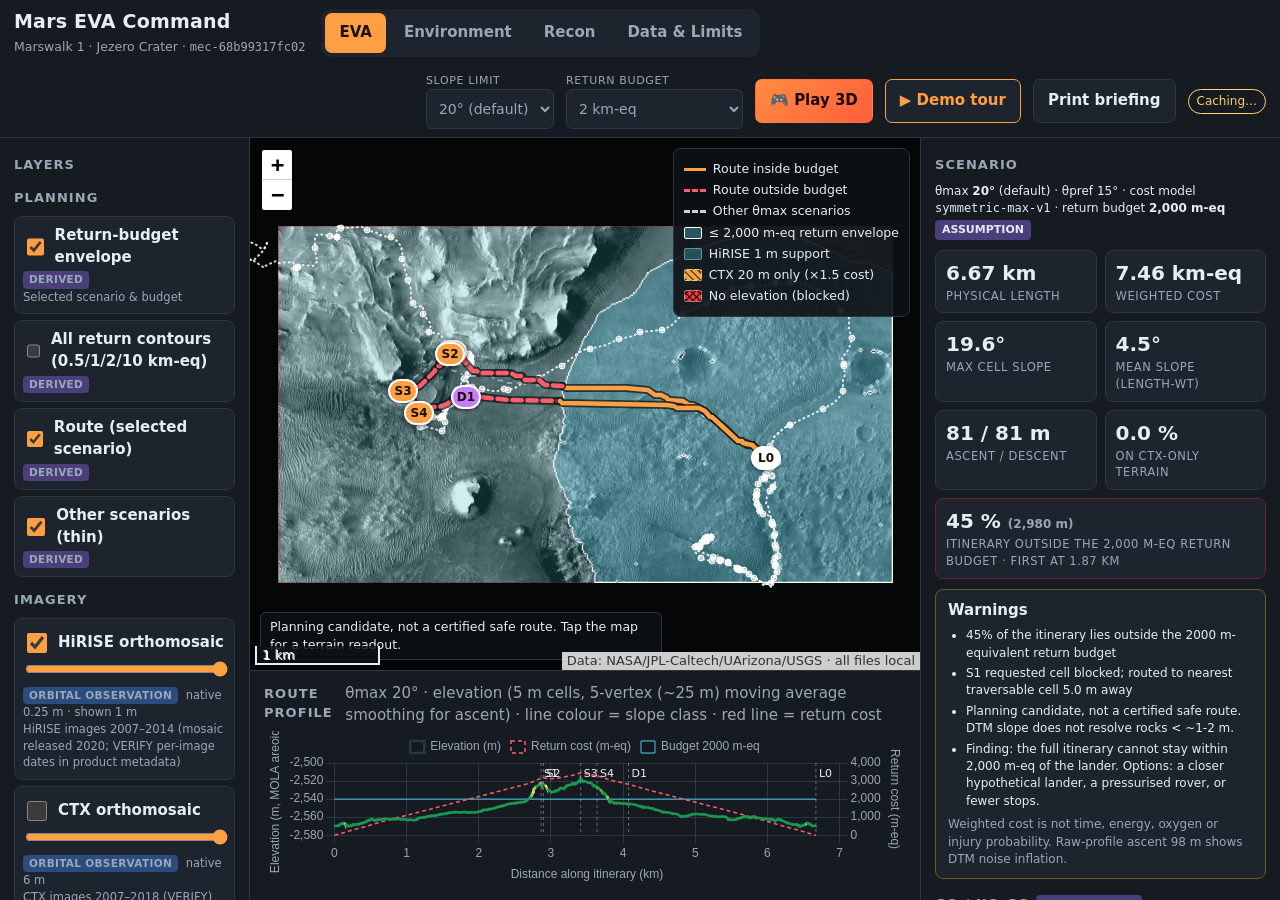
<file: app/index.html>
<!doctype html>
<html lang="en">
<head>
<meta charset="utf-8">
<meta name="viewport" content="width=device-width, initial-scale=1">
<title>Mars EVA Command</title>
<meta name="si-disclosure" content="SI disclosure: generated with the help of an AI coding assistant (Claude, Anthropic) from the team's plan; reviewed by the team. See SI_DISCLOSURE.md.">
<meta name="description" content="Evidence-aware EVA planning demonstration at Jezero Crater, Mars (NASA Space Apps 2026).">
<link rel="icon" href="data:image/svg+xml,%3Csvg xmlns=%22http://www.w3.org/2000/svg%22 viewBox=%220 0 32 32%22%3E%3Ccircle cx=%2216%22 cy=%2216%22 r=%2214%22 fill=%22%23c1440e%22/%3E%3Ccircle cx=%2211%22 cy=%2212%22 r=%223%22 fill=%22%238a2f0a%22/%3E%3Ccircle cx=%2220%22 cy=%2220%22 r=%224%22 fill=%22%238a2f0a%22/%3E%3C/svg%3E">
<link rel="stylesheet" href="lib/leaflet.min.css">
<link rel="stylesheet" href="style.css">
</head>
<body>
<header class="topbar" role="banner">
  <div class="brand">
    <h1>Mars EVA Command</h1>
    <span class="sub">Marswalk 1 · Jezero Crater · <span id="build-id" class="mono"></span></span>
  </div>
  <nav class="modes" role="tablist" aria-label="Mode">
    <button role="tab" data-mode="eva" aria-selected="true">EVA</button>
    <button role="tab" data-mode="env" aria-selected="false">Environment</button>
    <button role="tab" data-mode="recon" aria-selected="false">Recon</button>
    <button role="tab" data-mode="data" aria-selected="false">Data &amp; Limits</button>
  </nav>
  <div class="controls">
    <label>Slope limit
      <select id="theta" aria-label="Maximum slope scenario"></select>
    </label>
    <label>Return budget
      <select id="budget" aria-label="Return budget"></select>
    </label>
    <a id="play-btn" class="btn play-btn" href="game/">🎮 Play 3D</a>
    <button id="tour-btn" class="btn tour-btn" aria-haspopup="dialog">▶ Demo tour</button>
    <button id="print-btn" class="btn">Print briefing</button>
    <span id="offline" class="badge" title="Offline readiness">…</span>
  </div>
</header>

<main class="layout">
  <aside class="left panel" aria-label="Layers">
    <h2>Layers</h2>
    <div id="layer-list"></div>
    <h2>Evidence classes</h2>
    <ul class="evidence-legend" id="evidence-legend"></ul>
  </aside>

  <section class="mapwrap" aria-label="Map">
    <div id="map"></div>
    <div class="map-note" id="map-note">Planning candidate, not a certified safe route. Tap the map for a terrain readout.</div>
    <div class="legend" id="map-legend"></div>
  </section>

  <aside class="right panel" id="right" aria-live="polite"></aside>

  <section class="bottom panel" id="bottom">
    <div class="bottom-head"><h2 id="bottom-title">Route profile</h2><span id="bottom-note" class="muted"></span></div>
    <div class="chart-box"><canvas id="chart" aria-label="Chart"></canvas></div>
  </section>
</main>

<section id="briefing" class="briefing" aria-hidden="true"></section>

<script src="lib/leaflet.min.js"></script>
<script src="lib/chart.umd.min.js"></script>
<script src="mars24.js"></script>
<script src="data/bundle.js"></script>
<script src="data/grids.js"></script>
<script src="app.js"></script>
</body>
</html>
</file>
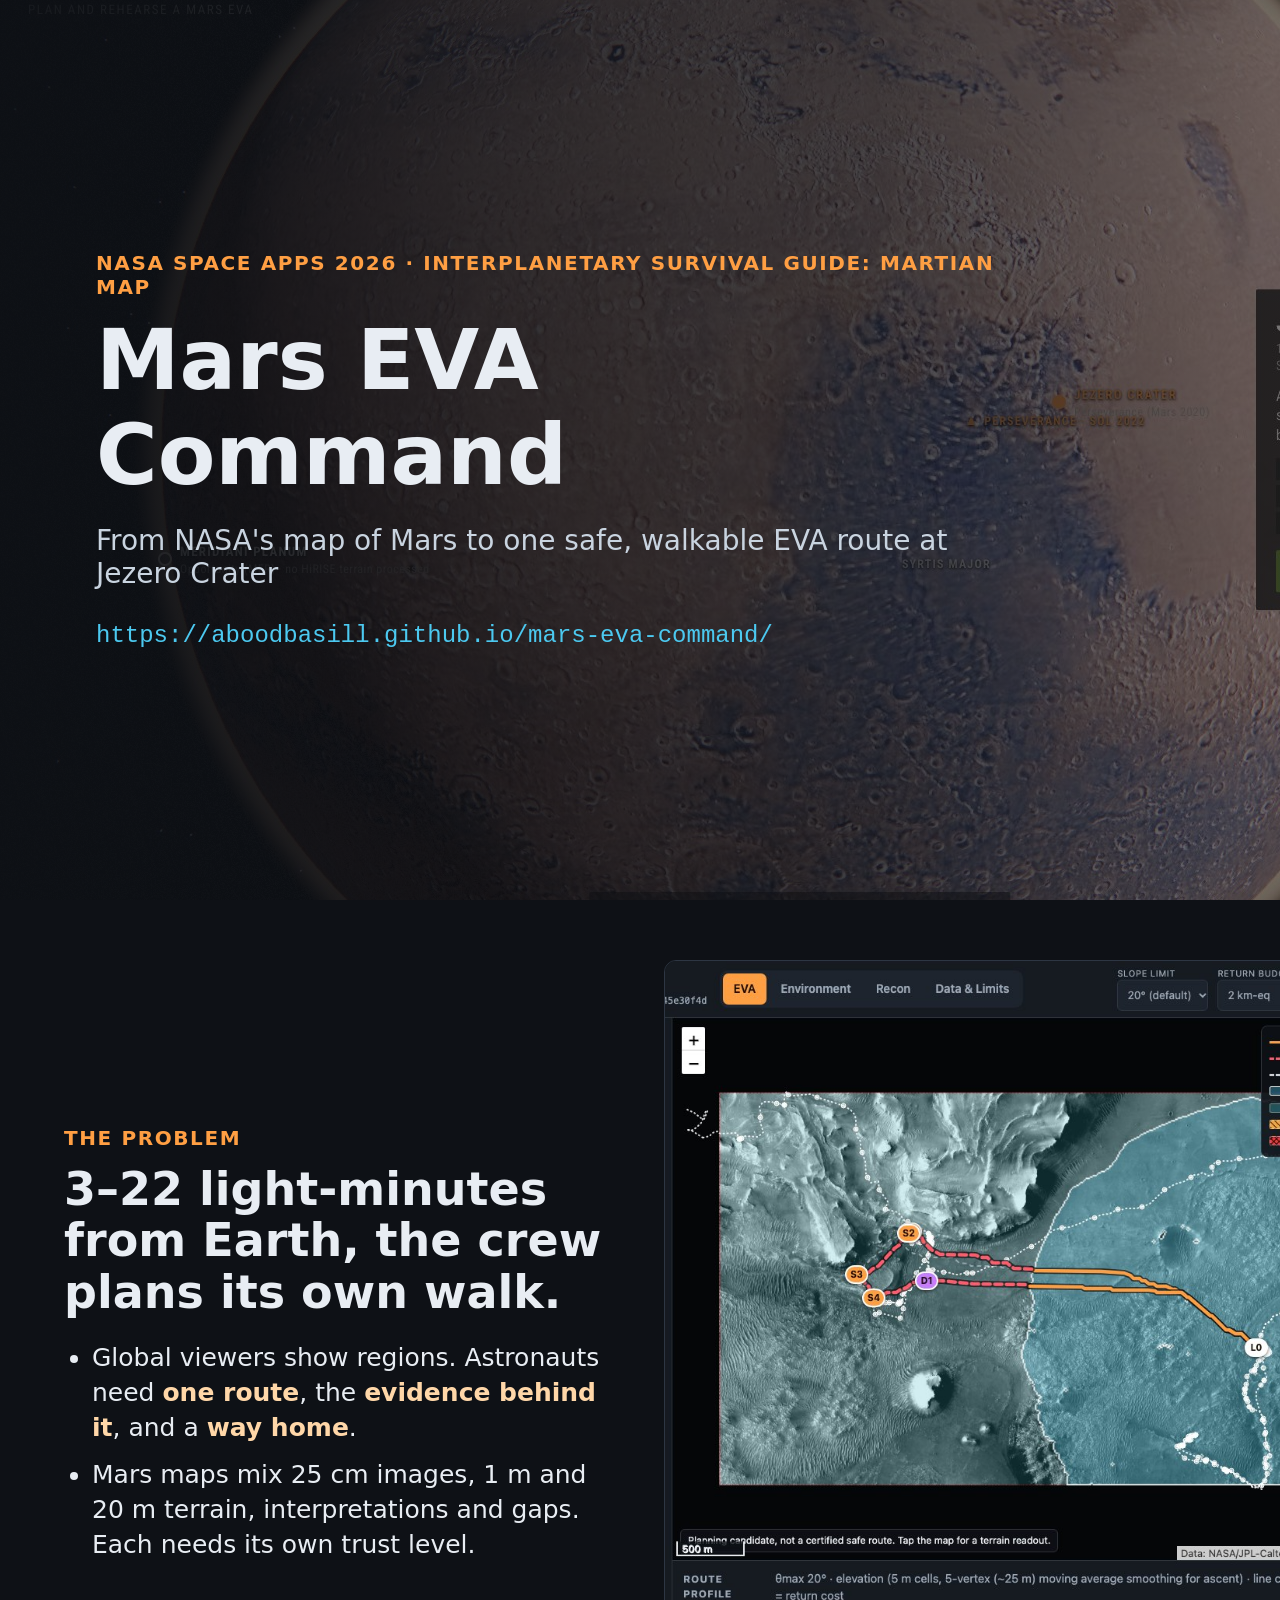
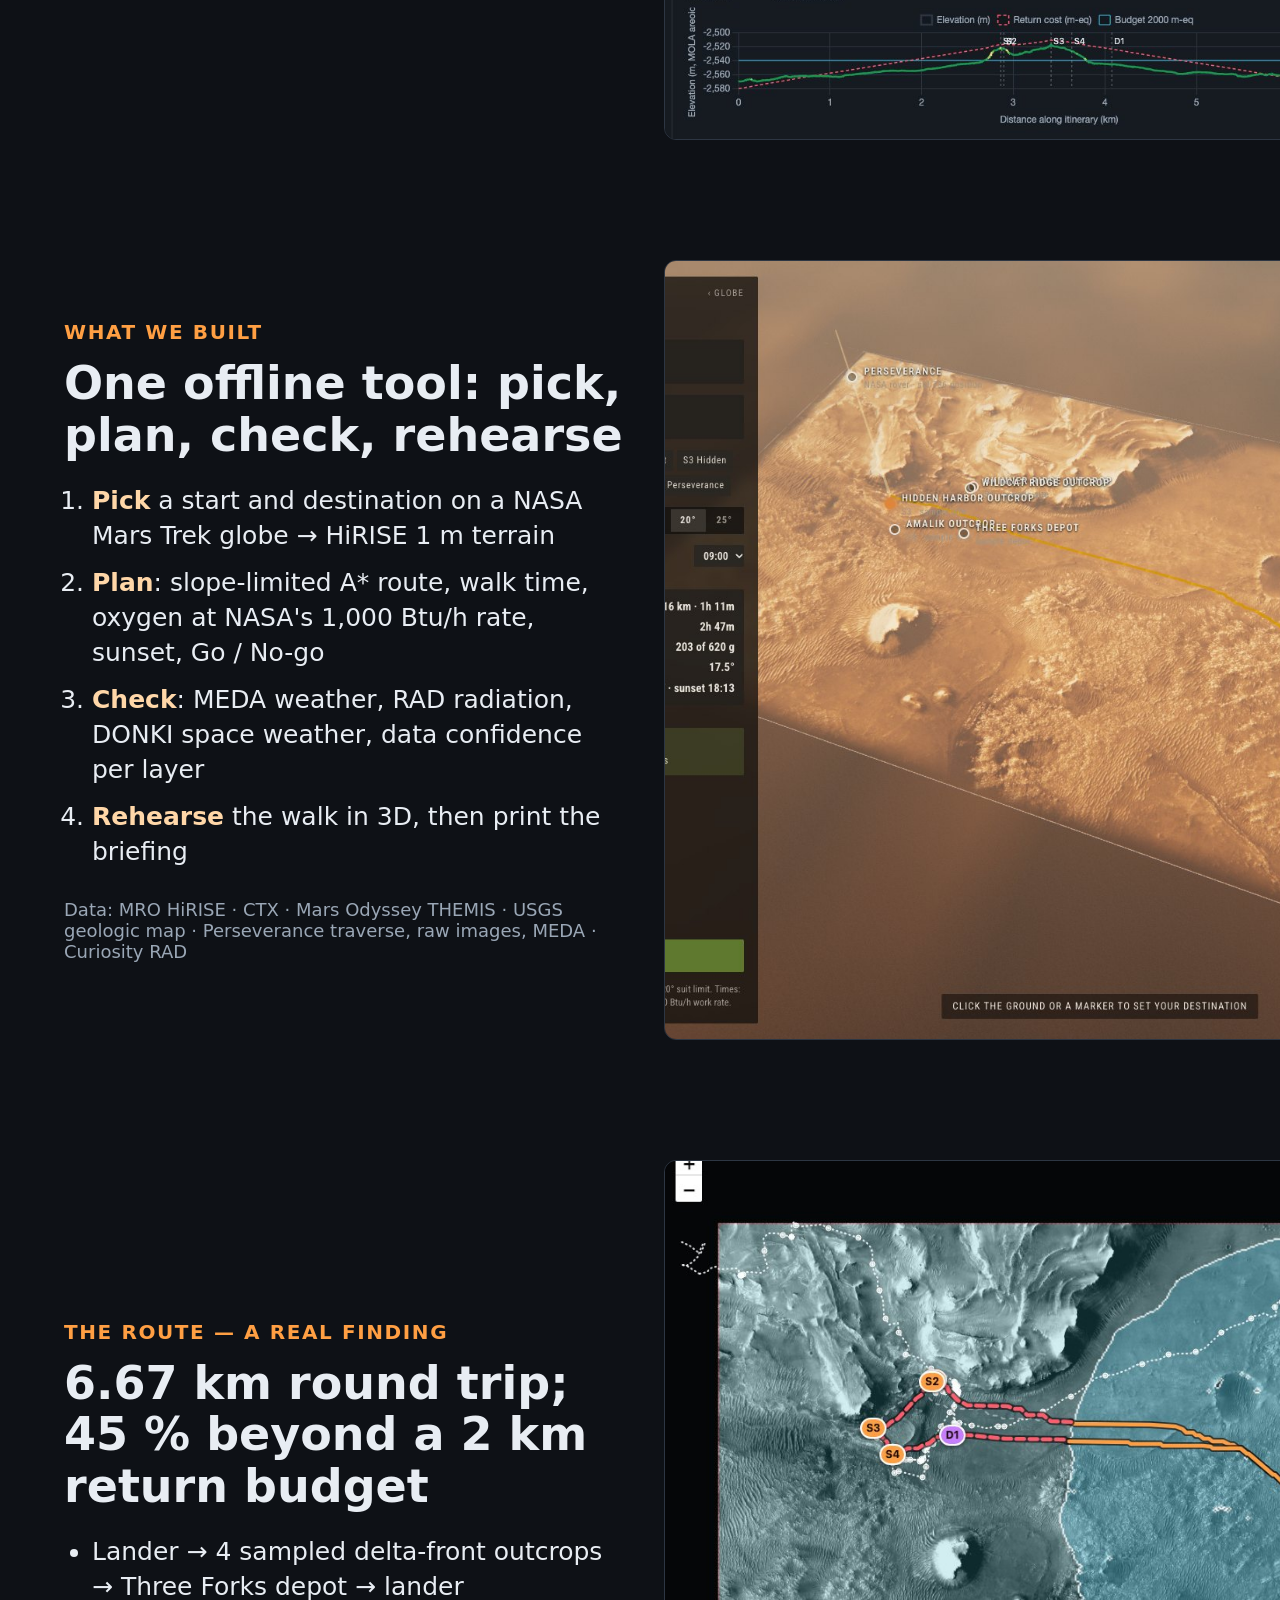
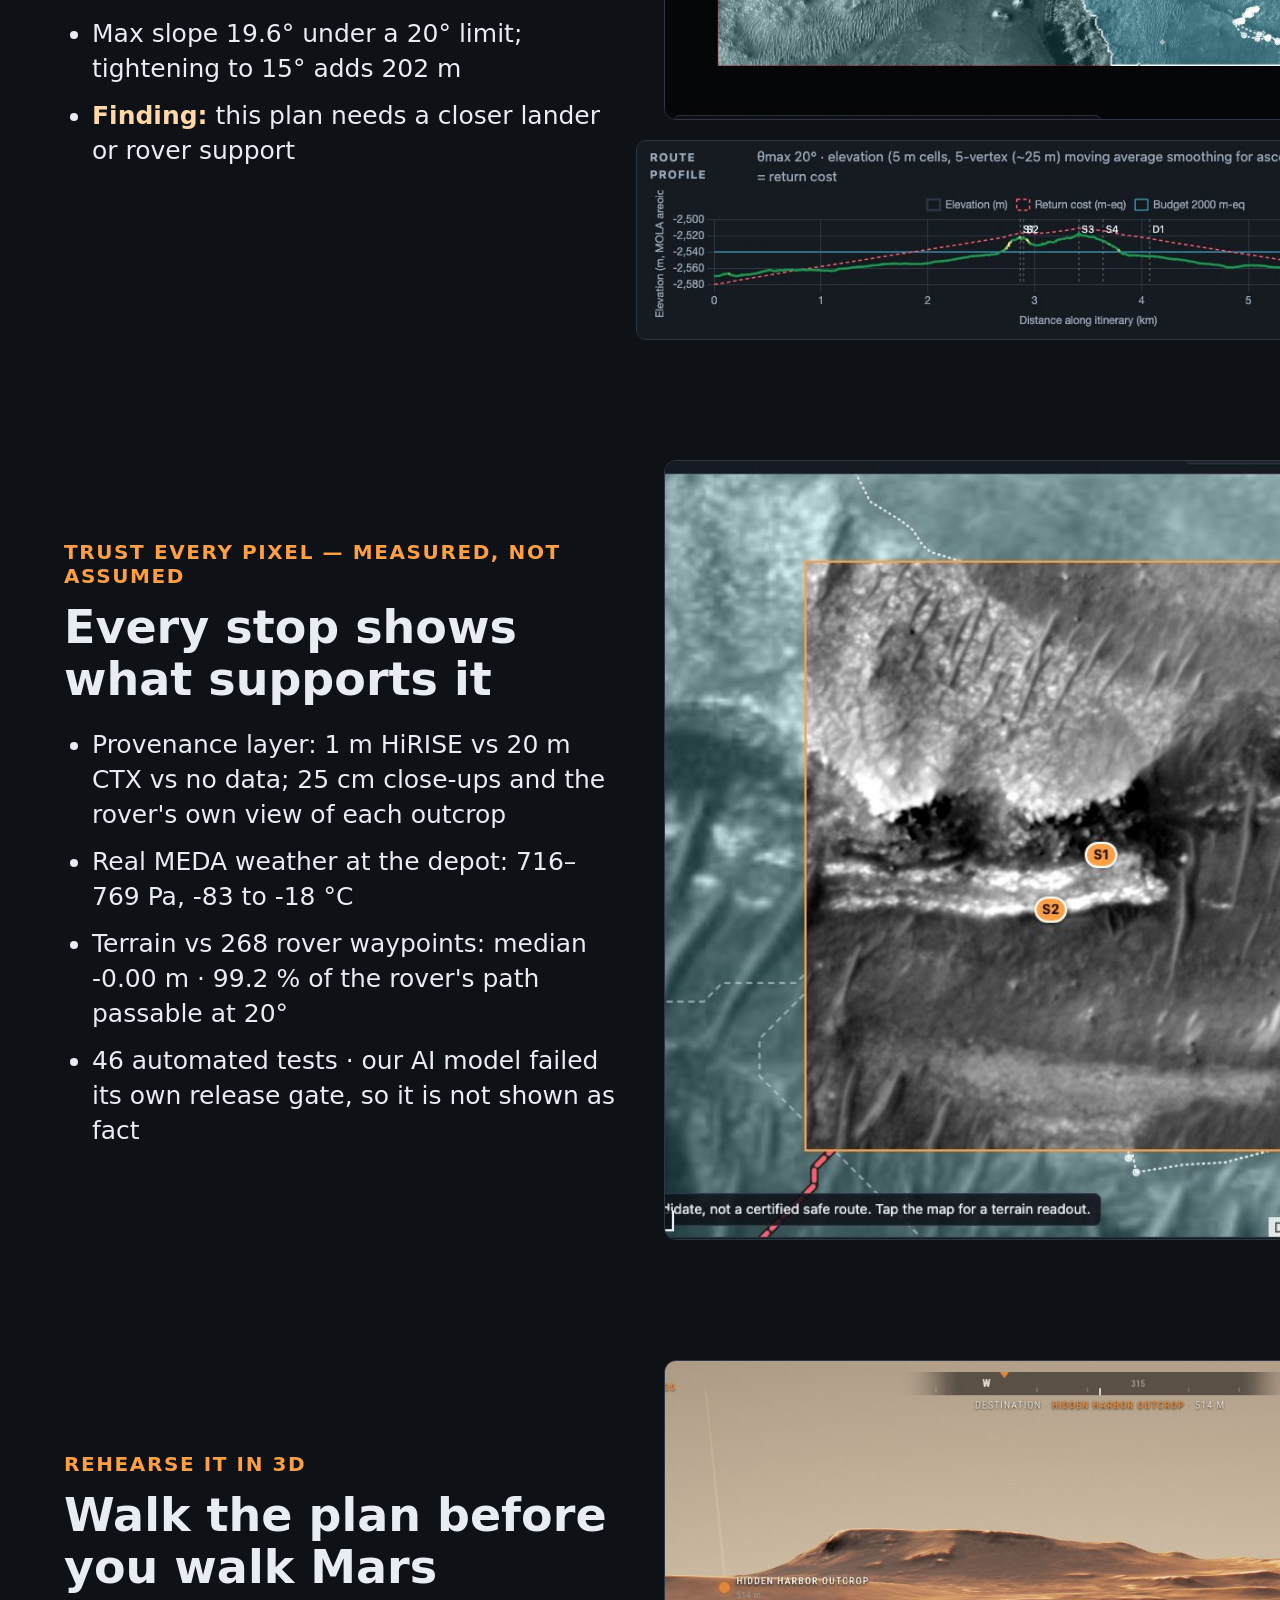
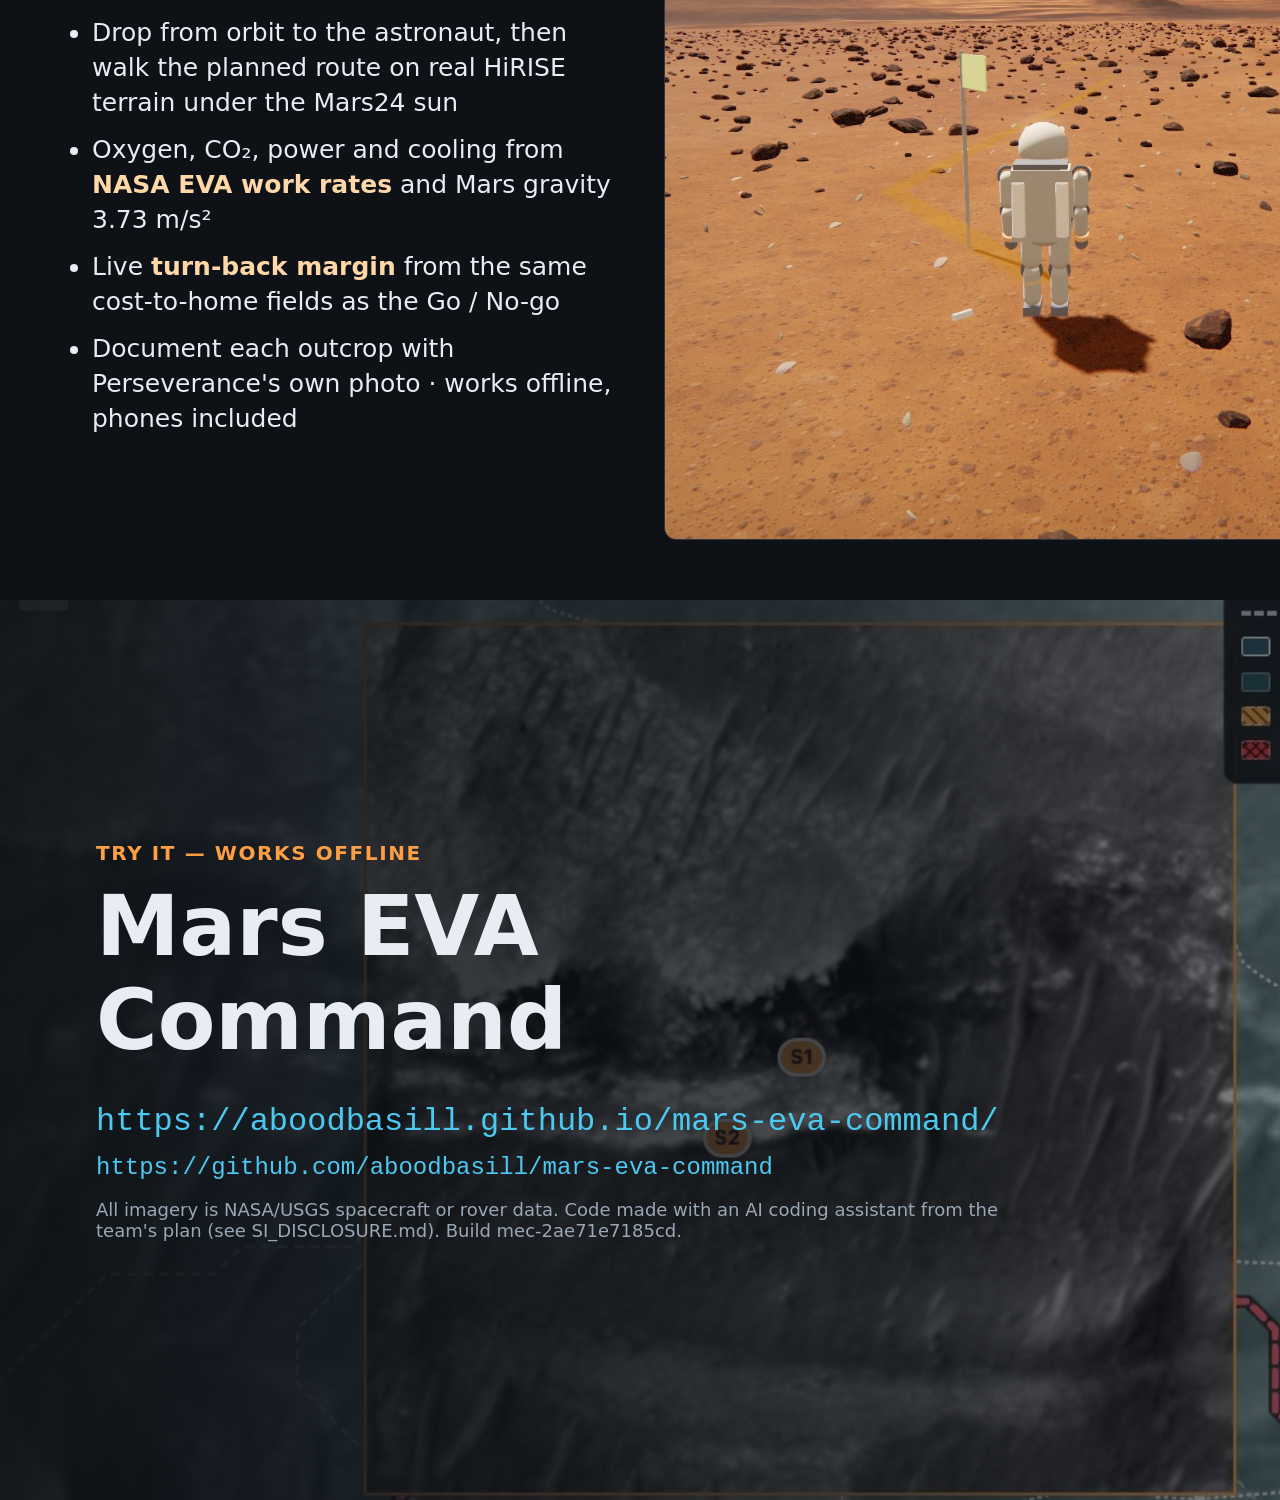
<file: app/demo/index.html>
<!doctype html><html lang="en"><head><meta charset="utf-8"><meta name="viewport" content="width=device-width, initial-scale=1">
      <title>Mars EVA Command — Demo</title>
      <meta name="si-disclosure" content="Slides generated with the help of an AI coding assistant from the team's plan; all images are real NASA/USGS data and app screenshots.">
      <style>*{box-sizing:border-box}html,body{margin:0;background:#0e1116;color:#e8edf3;font-family:system-ui,-apple-system,"Segoe UI",Roboto,sans-serif}
      .s{position:relative;width:1600px;height:900px;overflow:hidden;display:flex;gap:40px;padding:60px 64px;background:#0e1116;page-break-after:always;break-after:page}
      .txt{flex:0 0 560px;display:flex;flex-direction:column;justify-content:center}
      .kicker{color:#ff9f43;font-weight:700;text-transform:uppercase;letter-spacing:.08em;font-size:20px;margin-bottom:14px}
      h1{font-size:46px;line-height:1.12;margin:0 0 22px}h2{font-size:28px;font-weight:500;color:#c9d4e0;margin:0 0 18px}
      ul,ol{font-size:25px;line-height:1.4;padding-left:28px;margin:0}li{margin:0 0 12px}b{color:#ffd7a8}
      .small{font-size:18px;color:#9aa7b6;margin-top:18px}
      .pic{flex:1;min-width:0;height:100%;object-fit:cover;border-radius:12px;border:1px solid #2d3643}
      .pic.tall{flex:0 0 auto;width:430px;object-fit:cover;object-position:top}
      .strip{position:absolute;right:64px;bottom:60px;width:900px;height:200px;object-fit:cover;border-radius:10px;border:1px solid #2d3643}
      .s:has(.strip) .pic{height:560px;align-self:flex-start}
      .title{padding:0}.bg{position:absolute;inset:0;width:100%;height:100%;object-fit:cover}
      .veil{position:absolute;inset:0;background:linear-gradient(90deg,rgba(14,17,22,.94) 0%,rgba(14,17,22,.75) 55%,rgba(14,17,22,.35) 100%)}
      .tc{position:relative;padding:120px 96px;display:flex;flex-direction:column;justify-content:center;max-width:1100px}
      .title h1{font-size:84px}.links{font-family:ui-monospace,Menlo,monospace;font-size:24px;color:#4cc9f0;margin-top:14px}
      .links.big{font-size:32px}.team{font-size:28px;margin-top:8px}
      @page{size:1600px 900px;margin:0}
      body.one .s{display:none}body.one .s.on{display:flex}</style></head><body><section class="s title"><img class="bg" src="img/globe.jpg" alt="">
      <div class="veil"></div><div class="tc">
      <div class="kicker">NASA Space Apps 2026 · Interplanetary Survival Guide: Martian Map</div>
      <h1>Mars EVA Command</h1><h2>From NASA's map of Mars to one safe, walkable EVA route at Jezero Crater</h2>
      <div class="links">https://aboodbasill.github.io/mars-eva-command/</div></div></section><section class="s"><div class="txt"><div class="kicker">The problem</div>
      <h1>3–22 light-minutes from Earth, the crew plans its own walk.</h1>
      <ul><li>Global viewers show regions. Astronauts need <b>one route</b>, the <b>evidence behind it</b>, and a <b>way home</b>.</li>
      <li>Mars maps mix 25 cm images, 1 m and 20 m terrain, interpretations and gaps. Each needs its own trust level.</li></ul></div>
      <img class="pic" src="img/eva_full.jpg" alt="App overview"></section><section class="s"><div class="txt"><div class="kicker">What we built</div>
      <h1>One offline tool: pick, plan, check, rehearse</h1>
      <ol><li><b>Pick</b> a start and destination on a NASA Mars Trek globe → HiRISE 1 m terrain</li>
      <li><b>Plan</b>: slope-limited A* route, walk time, oxygen at NASA's 1,000 Btu/h rate, sunset, Go / No-go</li>
      <li><b>Check</b>: MEDA weather, RAD radiation, DONKI space weather, data confidence per layer</li>
      <li><b>Rehearse</b> the walk in 3D, then print the briefing</li></ol>
      <p class="small">Data: MRO HiRISE · CTX · Mars Odyssey THEMIS · USGS geologic map · Perseverance traverse, raw images, MEDA · Curiosity RAD</p></div>
      <img class="pic" src="img/plan.jpg" alt="Site planner: start, destination, route and Go / No-go"></section><section class="s"><div class="txt"><div class="kicker">The route — a real finding</div>
      <h1>6.67 km round trip; 45 % beyond a 2 km return budget</h1>
      <ul><li>Lander → 4 sampled delta-front outcrops → Three Forks depot → lander</li>
      <li>Max slope 19.6° under a 20° limit; tightening to 15° adds 202 m</li>
      <li><b>Finding:</b> this plan needs a closer lander or rover support</li></ul></div>
      <img class="pic" src="img/map.jpg" alt="Route map"><img class="strip" src="img/profile.jpg" alt="Elevation profile"></section><section class="s"><div class="txt"><div class="kicker">Trust every pixel — measured, not assumed</div>
      <h1>Every stop shows what supports it</h1>
      <ul><li>Provenance layer: 1 m HiRISE vs 20 m CTX vs no data; 25 cm close-ups and the rover's own view of each outcrop</li>
      <li>Real MEDA weather at the depot: 716–769 Pa, -83 to -18 °C</li>
      <li>Terrain vs 268 rover waypoints: median -0.00 m · 99.2 % of the rover's path passable at 20°</li>
      <li>46 automated tests · our AI model failed its own release gate, so it is not shown as fact</li></ul></div>
      <img class="pic" src="img/chip.jpg" alt="25 cm HiRISE chip at S1"></section><section class="s"><div class="txt"><div class="kicker">Rehearse it in 3D</div>
      <h1>Walk the plan before you walk Mars</h1>
      <ul><li>Drop from orbit to the astronaut, then walk the planned route on real HiRISE terrain under the Mars24 sun</li>
      <li>Oxygen, CO₂, power and cooling from <b>NASA EVA work rates</b> and Mars gravity 3.73 m/s²</li>
      <li>Live <b>turn-back margin</b> from the same cost-to-home fields as the Go / No-go</li>
      <li>Document each outcrop with Perseverance's own photo · works offline, phones included</li></ul></div>
      <img class="pic" src="img/game.jpg" alt="3D field simulator at golden hour"></section><section class="s title"><img class="bg" src="img/chip.jpg" alt=""><div class="veil"></div><div class="tc">
      <div class="kicker">Try it — works offline</div><h1>Mars EVA Command</h1>
      <div class="links big">https://aboodbasill.github.io/mars-eva-command/</div><div class="links">https://github.com/aboodbasill/mars-eva-command</div>
      <p class="small">All imagery is NASA/USGS spacecraft or rover data. Code made with an AI coding assistant from the team's plan (see SI_DISCLOSURE.md). Build mec-2ae71e7185cd.</p></div></section><script>const n=parseInt((location.hash.match(/slide=(\d+)/)||[])[1]||0,10);
      if(n){document.body.classList.add('one');document.querySelectorAll('.s')[n-1].classList.add('on');}</script></body></html>
</file>
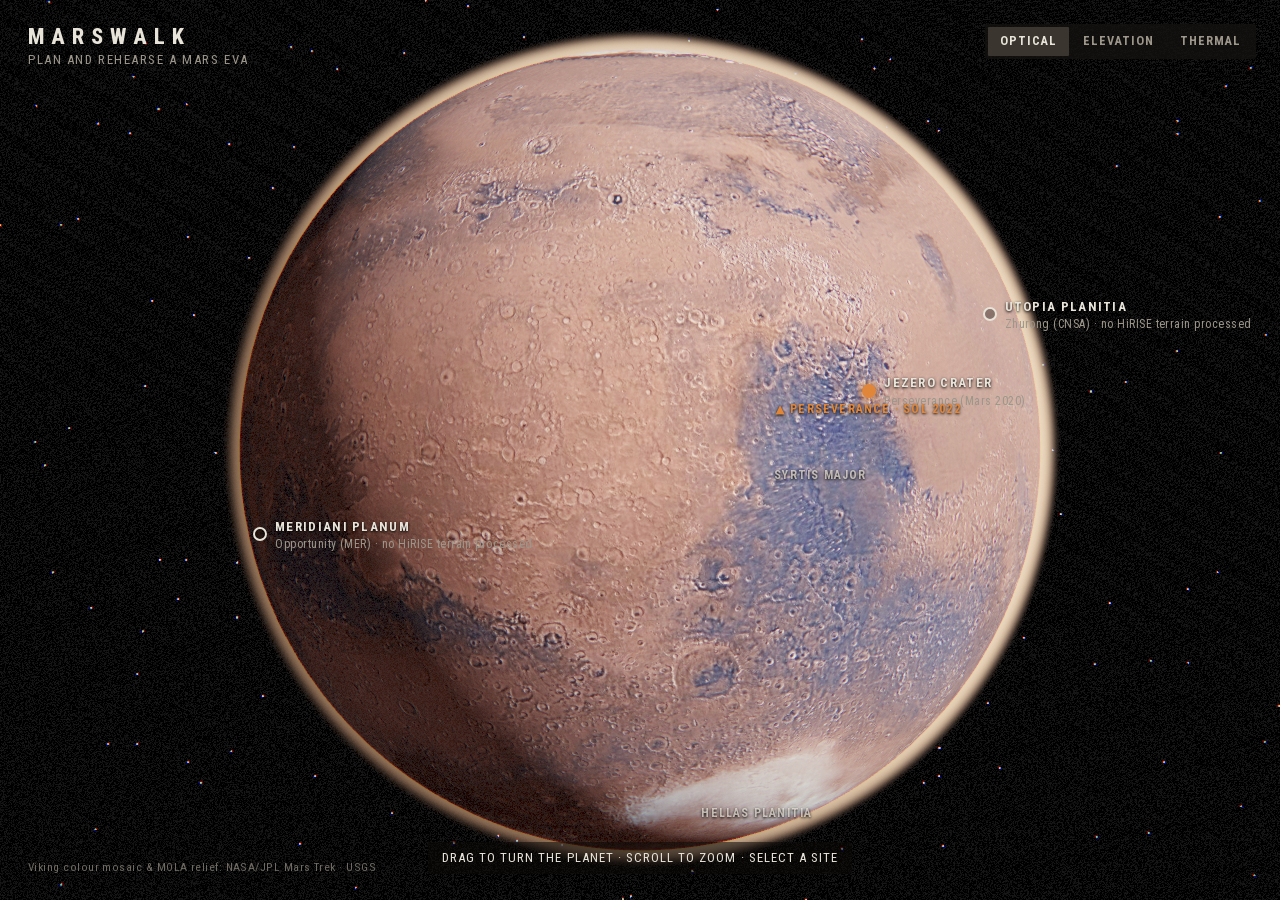
<file: app/game/index.html>
<!doctype html>
<html lang="en">
<head>
<meta charset="utf-8">
<meta name="viewport" content="width=device-width, initial-scale=1, maximum-scale=1, user-scalable=no, viewport-fit=cover">
<title>Marswalk — Jezero EVA</title>
<meta name="description" content="Pick a start and a destination on NASA's map of Mars, then walk the EVA on real HiRISE terrain at Jezero Crater, with suit consumables from NASA EVA data.">
<meta name="si-disclosure" content="SI disclosure: generated with the help of an AI coding assistant (Claude, Anthropic) from the team's plan; reviewed by the team. See SI_DISCLOSURE.md.">
<meta name="theme-color" content="#14110f">
<link rel="icon" href="data:image/svg+xml,%3Csvg xmlns=%22http://www.w3.org/2000/svg%22 viewBox=%220 0 32 32%22%3E%3Ccircle cx=%2216%22 cy=%2216%22 r=%2214%22 fill=%22%23b5532a%22/%3E%3C/svg%3E">
<link rel="stylesheet" href="game.css">
</head>
<body class="phase-boot">
<canvas id="view" aria-label="3D view"></canvas>
<div id="fx" aria-hidden="true"></div>
<div id="labels" aria-hidden="true"></div>
<div id="hz" aria-live="polite"></div>
<aside class="panel thermal hidden" id="thermal" aria-label="Thermal intelligence"></aside>

<!-- boot -->
<section id="boot" class="screen">
  <div class="boot-in">
    <div class="wordmark">MARSWALK</div>
    <div class="boot-bar"><i id="boot-fill"></i></div>
    <div class="boot-msg" id="boot-msg">Loading NASA data</div>
  </div>
</section>

<!-- globe -->
<section id="globe-ui" class="layer hidden">
  <header class="brand"><div class="wordmark">MARSWALK</div><div class="sub">Plan and rehearse a Mars EVA</div></header>
  <div class="globe-tools">
    <div class="seg" role="radiogroup" aria-label="Globe layer">
      <button data-g="viking" class="on">Optical</button><button data-g="mola">Elevation</button><button id="globe-th" data-th="1">Thermal</button>
    </div>
  </div>
  <div class="hint" id="globe-hint">Drag to turn the planet · scroll to zoom · select a site</div>
  <aside class="panel site-card hidden" id="site-card"></aside>
  <footer class="credit">Viking colour mosaic &amp; MOLA relief: NASA/JPL Mars Trek · USGS</footer>
</section>

<!-- site planner -->
<section id="plan-ui" class="layer hidden">
  <aside class="panel planner" id="planner"></aside>
  <div class="hint" id="plan-hint">Click the ground to place your start</div>
</section>

<!-- in-game HUD -->
<section id="hud" class="layer hidden">
  <div class="clock" id="clock"></div>
  <div class="compass" id="compass"><div class="tape" id="tape"></div><div class="needle"></div></div>
  <div class="target" id="target"></div>
  <div class="alerts" id="alerts"></div>
  <div class="prompt hidden" id="prompt"></div>
  <div class="br">
    <div class="vitals" id="vitals"></div>
    <canvas id="minimap" width="460" height="460" aria-label="Minimap"></canvas>
  </div>
  <div class="tr">
    <button class="ibtn" id="b-thermal" aria-label="Thermal view (H)" title="Thermal view (H)"><svg viewBox="0 0 24 24"><path d="M10 13V5a2 2 0 0 1 4 0v8a4 4 0 1 1-4 0z M12 9v7"/></svg></button>
    <button class="ibtn" id="b-alarm" aria-label="Mute hazard alarm (N)" title="Hazard alarm on/off (N)"><svg viewBox="0 0 24 24"><path d="M4 9h4l5-4v14l-5-4H4z"/><path class="wave" d="M16 9a4 4 0 0 1 0 6M18.5 6.5a7.5 7.5 0 0 1 0 11"/></svg></button>
    <button class="ibtn" id="b-map" aria-label="Map (M)" title="Map (M)"><svg viewBox="0 0 24 24"><path d="M3 6l6-2 6 2 6-2v14l-6 2-6-2-6 2z M9 4v14 M15 6v14"/></svg></button>
    <button class="ibtn" id="b-menu" aria-label="Menu (Esc)" title="Menu (Esc)"><svg viewBox="0 0 24 24"><path d="M4 7h16M4 12h16M4 17h16"/></svg></button>
  </div>
  <div id="stick" class="touch-only"><div id="knob"></div></div>
  <div class="tbtns touch-only">
    <button class="tbtn" id="t-auto">Auto</button>
    <button class="tbtn" id="t-run">Run</button>
    <button class="tbtn big" id="t-use">Use</button>
  </div>
</section>

<!-- pause menu -->
<section id="menu" class="screen hidden" role="dialog" aria-label="Menu">
  <div class="menu-in">
    <div class="wordmark small">MARSWALK</div>
    <nav id="menu-items"></nav>
  </div>
</section>

<!-- full map -->
<section id="mapview" class="screen hidden" role="dialog" aria-label="Map">
  <div class="map-wrap"><canvas id="map"></canvas><div class="map-scale" id="map-scale"></div></div>
  <aside class="panel map-side" id="map-side"></aside>
</section>

<!-- modal card -->
<section id="modal" class="screen hidden" role="dialog" aria-modal="true">
  <div class="panel modal-card"><div id="modal-body"></div><div class="actions" id="modal-actions"></div></div>
</section>

<script src="../lib/three.min.js"></script>
<script src="../mars24.js"></script>
<script src="../data/bundle.js"></script>
<script src="../data/grids.js"></script>
<script src="route.js"></script>
<script src="audio.js"></script>
<script src="hazard.js"></script>
<script src="thermal.js"></script>
<script src="game.js"></script>
</body>
</html>
</file>
<file: app/style.css>
/* SI disclosure: generated with the help of an AI coding assistant (Claude, Anthropic) from the team's plan; reviewed by the team. See SI_DISCLOSURE.md. */
:root {
  --bg: #0e1116;
  --panel: #161b22;
  --panel-2: #1d242e;
  --line: #2d3643;
  --text: #e8edf3;
  --muted: #9aa7b6;
  --accent: #ff9f43;
  --accent-2: #4cc9f0;
  --ok: #3ddc97;
  --warn: #ffd166;
  --bad: #ff5c6c;
  --hirise: #3fb6c4;
  --ctx: #f2a541;
  --none: #e5383b;
  --radius: 8px;
  --font: system-ui, -apple-system, "Segoe UI", Roboto, sans-serif;
  --mono: ui-monospace, SFMono-Regular, Menlo, Consolas, monospace;
  color-scheme: dark;
}
* { box-sizing: border-box; }
html, body { margin: 0; height: 100%; background: var(--bg); color: var(--text); font: 15px/1.45 var(--font); }
h1 { font-size: 19px; margin: 0; letter-spacing: .2px; }
h2 { font-size: 13px; text-transform: uppercase; letter-spacing: .08em; color: var(--muted); margin: 14px 0 8px; }
h3 { font-size: 15px; margin: 0 0 6px; }
a { color: var(--accent-2); }
.mono { font-family: var(--mono); font-size: 12px; }
.muted { color: var(--muted); }
button, select, input { font: inherit; color: inherit; }
:focus-visible { outline: 3px solid var(--accent-2); outline-offset: 2px; }

/* Top bar */
.topbar { display: flex; align-items: center; gap: 16px; padding: 8px 14px; background: var(--panel); border-bottom: 1px solid var(--line);
  flex-wrap: wrap; min-height: 60px; }
.brand .sub { color: var(--muted); font-size: 12.5px; }
.modes { display: flex; gap: 4px; background: var(--panel-2); padding: 4px; border-radius: 10px; }
.modes button { border: 0; background: transparent; padding: 9px 14px; border-radius: 7px; cursor: pointer; min-height: 40px; color: var(--muted); font-weight: 600; }
.modes button[aria-selected="true"] { background: var(--accent); color: #1a0f00; }
.controls { display: flex; align-items: center; gap: 12px; margin-left: auto; flex-wrap: wrap; }
.controls label { display: flex; flex-direction: column; font-size: 11px; color: var(--muted); text-transform: uppercase; letter-spacing: .06em; }
.controls select { background: var(--panel-2); border: 1px solid var(--line); border-radius: 6px; padding: 7px 8px; min-height: 40px; font-size: 14px; text-transform: none; letter-spacing: 0; }
.btn { background: var(--panel-2); border: 1px solid var(--line); border-radius: 7px; padding: 9px 14px; cursor: pointer; min-height: 44px; font-weight: 600; }
.btn:hover { border-color: var(--accent); }
.badge { display: inline-block; font-size: 12px; padding: 3px 8px; border-radius: 999px; border: 1px solid var(--line); color: var(--muted); white-space: nowrap; }
.badge.ok { color: var(--ok); border-color: var(--ok); }
.badge.warn { color: var(--warn); border-color: var(--warn); }
.badge.bad { color: var(--bad); border-color: var(--bad); }

/* Layout */
body { display: flex; flex-direction: column; }
.topbar { flex: none; }
.layout { display: grid; flex: 1 1 auto; min-height: 0; grid-template-columns: 250px 1fr 360px; grid-template-rows: 1fr 230px;
  grid-template-areas: "left map right" "left bottom right"; }
.panel { background: var(--panel); overflow: auto; padding: 4px 14px 14px; }
.left { grid-area: left; border-right: 1px solid var(--line); }
.right { grid-area: right; border-left: 1px solid var(--line); }
.bottom { grid-area: bottom; border-top: 1px solid var(--line); padding-top: 0; display: flex; flex-direction: column; }
.bottom-head { display: flex; gap: 12px; align-items: baseline; }
.chart-box { position: relative; flex: 1; min-height: 150px; }
.mapwrap { grid-area: map; position: relative; min-height: 320px; }
#map { position: absolute; inset: 0; background: #050608; }
.map-note { position: absolute; left: 10px; bottom: 10px; z-index: 500; background: rgba(14,17,22,.85); border: 1px solid var(--line);
  padding: 5px 9px; border-radius: 6px; font-size: 12.5px; max-width: 60%; }
.legend { position: absolute; right: 10px; top: 10px; z-index: 500; background: rgba(14,17,22,.9); border: 1px solid var(--line);
  border-radius: 8px; padding: 8px 10px; font-size: 12.5px; max-width: 260px; }
.legend .row { display: flex; align-items: center; gap: 7px; margin: 3px 0; }
.sw { width: 18px; height: 12px; border-radius: 2px; border: 1px solid rgba(255,255,255,.35); flex: none; }
.sw.hatch { background-image: repeating-linear-gradient(45deg, rgba(0,0,0,.55) 0 2px, transparent 2px 5px); }
.sw.cross { background-image: repeating-linear-gradient(45deg, rgba(0,0,0,.6) 0 2px, transparent 2px 5px), repeating-linear-gradient(-45deg, rgba(0,0,0,.6) 0 2px, transparent 2px 5px); }
.sw.dots { background-image: radial-gradient(rgba(255,255,255,.95) 1px, transparent 1.3px); background-size: 4px 4px; }
.line-sw { width: 22px; height: 0; border-top: 3px solid; flex: none; }

/* Layer list */
.layer { border: 1px solid var(--line); border-radius: var(--radius); padding: 8px; margin: 6px 0; background: var(--panel-2); }
.layer label.toggle { display: flex; gap: 8px; align-items: center; cursor: pointer; font-weight: 600; min-height: 32px; }
.layer input[type=checkbox] { width: 20px; height: 20px; accent-color: var(--accent); }
.layer input[type=range] { width: 100%; accent-color: var(--accent); }
.layer .meta { font-size: 11.5px; color: var(--muted); margin-top: 3px; }
.ev { display: inline-block; font-size: 10.5px; font-weight: 700; padding: 1px 6px; border-radius: 4px; margin-right: 4px; letter-spacing: .03em; text-transform: uppercase; }
.ev-direct_surface_measurement { background: #1f6f4a; }
.ev-orbital_observation { background: #2b4c7e; }
.ev-derived { background: #4a3f7a; }
.ev-interpretive { background: #6b4f2a; }
.ev-scientific_model_estimate { background: #5a2d63; }
.ev-ai_prediction { background: #8c2f55; }
.ev-insufficient { background: #5b1f24; }
.evidence-legend { list-style: none; padding: 0; margin: 0; font-size: 12.5px; }
.evidence-legend li { margin: 5px 0; }

/* Cards */
.card { background: var(--panel-2); border: 1px solid var(--line); border-radius: var(--radius); padding: 10px 12px; margin: 10px 0; }
.card.warn { border-color: #6d5a1f; }
.card.bad { border-color: #6d1f27; }
.card.sel { border-color: var(--accent); box-shadow: 0 0 0 1px var(--accent) inset; }
.kv { display: grid; grid-template-columns: auto 1fr; gap: 3px 10px; font-size: 13.5px; }
.kv dt { color: var(--muted); }
.kv dd { margin: 0; text-align: right; font-variant-numeric: tabular-nums; }
.metrics { display: grid; grid-template-columns: 1fr 1fr; gap: 8px; }
.metric { background: var(--panel-2); border: 1px solid var(--line); border-radius: var(--radius); padding: 8px 10px; }
.metric .v { font-size: 20px; font-weight: 700; font-variant-numeric: tabular-nums; }
.metric .l { font-size: 11.5px; color: var(--muted); text-transform: uppercase; letter-spacing: .05em; }
.tag { display: inline-block; font-size: 11px; font-weight: 700; padding: 2px 7px; border-radius: 4px; margin: 2px 4px 2px 0; }
.tag.out { background: var(--bad); color: #2a0006; }
.tag.in { background: var(--ok); color: #00240f; }
.tag.lbl { border: 1px solid var(--line); color: var(--muted); }
.tag.verify { background: #6d5a1f; color: #fff3c4; }
.tag.limited { background: #2b4c7e; color: #dbe8ff; }
.tag.assumption { background: #4a3f7a; color: #ece6ff; }
.tag.confirmed { background: #1f6f4a; color: #dcffee; }
ul.warn-list { padding-left: 18px; margin: 6px 0; }
ul.warn-list li { margin: 3px 0; }
table { width: 100%; border-collapse: collapse; font-size: 12.5px; }
th, td { text-align: left; padding: 5px 6px; border-bottom: 1px solid var(--line); vertical-align: top; }
th { color: var(--muted); font-weight: 600; }
td.num, th.num { text-align: right; font-variant-numeric: tabular-nums; }
.station-head { display: flex; justify-content: space-between; gap: 8px; align-items: baseline; cursor: pointer; }
.station-id { font-family: var(--mono); font-weight: 700; color: var(--accent); }
.chip-img { width: 100%; border-radius: 6px; margin-top: 6px; display: block; image-rendering: auto; cursor: zoom-in; }
.small { font-size: 12px; }

/* Leaflet tweaks */
.leaflet-container { font: 13px var(--font); }
.leaflet-popup-content-wrapper, .leaflet-popup-tip { background: var(--panel); color: var(--text); border: 1px solid var(--line); }
.leaflet-popup-content { margin: 10px 12px; min-width: 220px; }
.stop-icon { background: var(--accent); color: #1a0f00; font: 700 12px var(--font); border-radius: 12px; border: 2px solid #fff;
  display: flex; align-items: center; justify-content: center; box-shadow: 0 1px 4px rgba(0,0,0,.6); }
.stop-icon.lander { background: #fff; }
.stop-icon.depot { background: #c77dff; }
.stop-icon.meda { background: var(--ok); }
.region-label { background: rgba(14,17,22,.85); color: var(--text); border: 1px solid var(--accent-2); border-radius: 4px; font: 700 11px var(--font); padding: 1px 4px; white-space: nowrap; }
.leaflet-control-scale-line { background: rgba(14,17,22,.8); color: var(--text); border-color: var(--text); }

.briefing { display: none; }

/* Narrow screens: stack */
@media (max-width: 900px) {
  html, body { height: auto; }
  body { display: block; }
  .layout { display: flex; flex-direction: column; height: auto; min-height: 0; }
  .mapwrap { height: 60vh; order: 1; }
  .right { order: 2; } .bottom { order: 3; } .left { order: 4; }
  .left, .right, .bottom { border: 0; border-top: 1px solid var(--line); }
  .bottom { height: 260px; }
  .controls { margin-left: 0; }
  .legend { max-width: 180px; font-size: 11.5px; }
  .map-note { max-width: 70%; }
}
@media (max-width: 480px) {
  .topbar { padding: 8px 12px; gap: 10px; }
  .modes { width: 100%; }
  .modes button { flex: 1; padding: 8px 4px; font-size: 13px; }
  .panel { padding-left: 16px; padding-right: 16px; }
}

/* Print briefing */
@media print {
  :root { color-scheme: light; }
  html, body { background: #fff; color: #000; height: auto; font-size: 11pt; }
  .topbar, .layout, .leaflet-control-container { display: none !important; }
  .briefing { display: block !important; padding: 0; }
  .briefing h1 { font-size: 18pt; }
  .briefing h2 { color: #000; font-size: 11pt; border-bottom: 1px solid #000; margin-top: 14pt; }
  .briefing table { font-size: 9pt; }
  .briefing th, .briefing td { border-bottom: 1px solid #999; color: #000; }
  .briefing .map-img { width: 100%; border: 1px solid #000; }
  .briefing .pb { page-break-before: always; }
  .briefing .tag { border: 1px solid #000; color: #000 !important; background: #fff !important; }
}

/* Guided demo tour */
.tour-btn { border-color: var(--accent); color: var(--accent); }
.tour { position: fixed; z-index: 3000; left: 50%; bottom: 24px; transform: translateX(-50%); width: min(560px, calc(100vw - 32px));
  background: #10151c; border: 1px solid var(--accent); border-radius: 12px; padding: 14px 16px 12px;
  box-shadow: 0 10px 40px rgba(0,0,0,.6); color: var(--text); }
.tour-head { display: flex; justify-content: space-between; align-items: center; color: var(--muted); font-size: 12px; letter-spacing: .06em; }
.tour-x-btn { background: none; border: 0; color: var(--muted); font-size: 18px; cursor: pointer; min-width: 36px; min-height: 36px; }
.tour-t { font-size: 18px; margin: 4px 0 6px; color: var(--accent); }
.tour-x { margin: 0 0 12px; font-size: 14.5px; line-height: 1.5; }
.tour-nav { display: flex; justify-content: space-between; gap: 10px; }
.tour-nav .btn { min-height: 44px; flex: 0 0 auto; }
.tour-nav .btn.primary { background: var(--accent); color: #1a0f00; border-color: var(--accent); }
.tour-nav .btn:disabled { opacity: .4; cursor: default; }
.tour-hl { outline: 3px solid var(--accent) !important; outline-offset: 2px; border-radius: 8px; animation: tourpulse 1.6s ease-in-out infinite; }
@keyframes tourpulse { 50% { outline-color: rgba(255,159,67,.35); } }
@media (prefers-reduced-motion: reduce) { .tour-hl { animation: none; } }
@media (max-width: 480px) { .tour { bottom: 12px; padding: 12px; } .tour-x { font-size: 14px; } }
@media print { .tour, .tour-btn { display: none !important; } }

/* Play 3D + Go / No-go (merged from Marswalk Planner v4.1) */
.play-btn { background: linear-gradient(135deg, #ff8c42, #ff5e3a); color: #1b0700; border-color: transparent; text-decoration: none; display: inline-flex; align-items: center; }
.gonogo { padding: 8px 10px; border-radius: 8px; font-weight: 800; text-align: center; margin: 6px 0; }
.gonogo.go { background: rgba(61,220,151,.15); color: var(--ok); border: 1px solid var(--ok); }
.gonogo.cond { background: rgba(255,209,102,.13); color: var(--warn); border: 1px solid var(--warn); }
.gonogo.nogo { background: rgba(255,92,108,.13); color: var(--bad); border: 1px solid var(--bad); }
.gn-inputs { display: flex; gap: 8px; flex-wrap: wrap; align-items: end; }
.gn-inputs label { display: flex; flex-direction: column; font-size: 11px; color: var(--muted); }
.gn-inputs input, .gn-inputs select { background: var(--bg); border: 1px solid var(--line); border-radius: 6px; padding: 5px 6px; min-height: 34px; }
@media print { .play-btn { display: none !important; } }
</file>
<file: app/game/game.css>
/* SI disclosure: generated with the help of an AI coding assistant (Claude, Anthropic) from the team's plan; reviewed by the team. See SI_DISCLOSURE.md. */
@font-face { font-family: 'RC'; src: url('../lib/fonts/RobotoCondensed-latin.woff2') format('woff2'); font-weight: 300 800; font-display: swap; }
:root {
  --ink: #e9e4da; --mute: #9c968b; --dim: #6f6a62;
  --pan: rgba(20, 18, 16, .78); --pan2: rgba(36, 33, 29, .86); --line: rgba(255, 255, 255, .07);
  --amber: #e0863a; --ok: #86a94a; --warn: #d8a23a; --bad: #c9472f; --cool: #5aa4c8; --violet: #a885d6;
  --f: 'RC', 'Roboto Condensed', 'Arial Narrow', system-ui, sans-serif;
}
* { box-sizing: border-box; }
html, body { margin: 0; height: 100%; overflow: hidden; background: #0c0a09; color: var(--ink); font: 400 15px/1.35 var(--f); -webkit-font-smoothing: antialiased; touch-action: none; user-select: none; -webkit-user-select: none; }
button { font: inherit; color: inherit; }
#view { position: fixed; inset: 0; width: 100vw; height: 100vh; display: block; transition: filter .25s; }
#fx { position: fixed; inset: 0; pointer-events: none; background: #f4ece2; opacity: 0; z-index: 5; }
#labels { position: fixed; inset: 0; pointer-events: none; z-index: 2; }
.hidden { display: none !important; }
.layer { position: fixed; inset: 0; pointer-events: none; z-index: 3; }
.layer > * { pointer-events: auto; }
.screen { position: fixed; inset: 0; z-index: 10; display: flex; align-items: center; justify-content: center; }
.panel { background: var(--pan); border-radius: 2px; backdrop-filter: blur(6px); -webkit-backdrop-filter: blur(6px); }
.wordmark { font: 800 22px var(--f); letter-spacing: .32em; color: var(--ink); }
.wordmark.small { font-size: 16px; color: var(--mute); margin-bottom: 18px; }
.up { text-transform: uppercase; letter-spacing: .06em; }
kbd { font: 700 12px var(--f); background: #e9e4da; color: #15120f; border-radius: 2px; padding: 1px 6px; margin-right: 8px; }

/* boot */
#boot { background: #0c0a09; z-index: 20; transition: opacity .5s; }
.boot-in { width: min(360px, 80vw); text-align: center; }
.boot-bar { height: 3px; background: #2a2622; margin: 22px 0 10px; }
.boot-bar i { display: block; height: 100%; width: 0; background: var(--amber); transition: width .25s; }
.boot-msg { color: var(--mute); font-size: 13px; letter-spacing: .08em; text-transform: uppercase; }

/* globe */
.brand { position: absolute; left: 28px; top: 24px; }
.brand .sub { color: var(--mute); font-size: 13px; letter-spacing: .12em; text-transform: uppercase; margin-top: 2px; }
.globe-tools { position: absolute; right: 24px; top: 24px; }
.seg { display: inline-flex; background: var(--pan); border-radius: 2px; padding: 3px; gap: 2px; }
.seg button { background: transparent; border: 0; padding: 6px 12px; text-transform: uppercase; letter-spacing: .08em; font-size: 12.5px; font-weight: 700; color: var(--mute); cursor: pointer; border-radius: 1px; }
.seg button.on { background: #3a352f; color: var(--ink); }
.hint { position: absolute; left: 50%; bottom: 26px; transform: translateX(-50%); color: var(--ink); background: rgba(12, 10, 9, .55); padding: 7px 14px; font-size: 13px; letter-spacing: .08em; text-transform: uppercase; white-space: nowrap; border-radius: 2px; pointer-events: none; }
.credit { position: absolute; left: 28px; bottom: 24px; color: var(--dim); font-size: 11.5px; letter-spacing: .04em; }
.site-card { position: absolute; right: 24px; top: 50%; transform: translateY(-50%); width: 320px; padding: 20px 20px 18px; }
.site-card h2, .planner h2, .modal-card h2 { font: 700 26px/1.05 var(--f); text-transform: uppercase; letter-spacing: .03em; margin: 0 0 4px; }
.site-card .coords, .planner .coords { color: var(--mute); font-size: 13px; letter-spacing: .06em; text-transform: uppercase; }
.site-card p { color: #cfc9be; margin: 12px 0; font-size: 14.5px; }
.tags { display: flex; flex-wrap: wrap; gap: 5px; margin: 12px 0 16px; }
.tags span { background: #2b2723; color: #cfc9be; font-size: 12px; padding: 3px 7px; letter-spacing: .04em; border-radius: 1px; }
.btn { display: block; width: 100%; border: 0; border-radius: 2px; padding: 12px 14px; font: 700 15px var(--f); letter-spacing: .14em; text-transform: uppercase; cursor: pointer; background: #3a352f; color: var(--ink); }
.btn:hover { background: #4a443c; }
.btn.go { background: #5f7a2f; color: #f1f5e6; }
.btn.go:hover { background: #6d8a37; }
.btn.go:disabled { background: #2f2c28; color: var(--dim); cursor: default; }
.btn.ghost { background: transparent; color: var(--mute); padding: 8px; }
.glabel { position: absolute; transform: translate(-50%, -50%); font: 700 12px var(--f); letter-spacing: .1em; text-transform: uppercase; color: rgba(240, 232, 220, .72); text-shadow: 0 1px 3px #000; white-space: nowrap; pointer-events: none; }
.gsite { position: absolute; transform: translate(-7px, -7px); pointer-events: auto; cursor: pointer; display: flex; align-items: center; gap: 8px; white-space: nowrap; }
.gsite i { width: 14px; height: 14px; border: 2px solid var(--ink); border-radius: 50%; background: rgba(0, 0, 0, .35); flex: none; }
.gsite.active i { border-color: var(--amber); background: var(--amber); box-shadow: 0 0 0 4px rgba(224, 134, 58, .25); animation: pulse 2s infinite; }
.gsite b { font: 700 13px var(--f); letter-spacing: .1em; text-transform: uppercase; text-shadow: 0 1px 3px #000; }
.gsite small { display: block; font-weight: 400; color: var(--mute); letter-spacing: .04em; text-transform: none; font-size: 12px; }
.gsite.dim { opacity: .55; }
.gsite.sel b { color: var(--amber); }
@keyframes pulse { 50% { box-shadow: 0 0 0 9px rgba(224, 134, 58, 0); } }

/* planner */
.planner { position: absolute; left: 20px; top: 20px; bottom: 20px; width: 340px; padding: 18px; display: flex; flex-direction: column; gap: 14px; overflow-y: auto; }
.planner .back { position: absolute; right: 12px; top: 12px; background: none; border: 0; color: var(--mute); cursor: pointer; font-size: 12px; letter-spacing: .1em; text-transform: uppercase; }
.slot { display: grid; grid-template-columns: 26px 1fr; align-items: center; gap: 0 10px; padding: 10px; background: var(--pan2); border-radius: 2px; cursor: pointer; border-left: 3px solid transparent; }
.slot.active { border-left-color: var(--amber); }
.slot .n { width: 26px; height: 26px; display: grid; place-items: center; background: #15120f; font-weight: 800; border-radius: 1px; }
.slot.s .n { color: var(--ok); } .slot.d .n { color: var(--amber); }
.slot small { color: var(--mute); text-transform: uppercase; letter-spacing: .1em; font-size: 11.5px; display: block; }
.slot b { font-weight: 700; font-size: 16px; }
.chips { display: flex; flex-wrap: wrap; gap: 5px; }
.chips button { background: #2b2723; border: 0; border-radius: 1px; padding: 5px 8px; font-size: 12.5px; letter-spacing: .05em; cursor: pointer; color: #d6d0c4; }
.chips button:hover { background: #3a352f; }
.row { display: flex; align-items: center; justify-content: space-between; gap: 10px; }
.row > span { color: var(--mute); text-transform: uppercase; letter-spacing: .1em; font-size: 12px; }
.row select { background: #2b2723; color: var(--ink); border: 0; border-radius: 1px; padding: 5px 8px; font: 600 14px var(--f); }
.stats { display: grid; grid-template-columns: 1fr auto; gap: 6px 10px; padding: 12px; background: var(--pan2); border-radius: 2px; }
.stats dt { color: var(--mute); text-transform: uppercase; letter-spacing: .08em; font-size: 12.5px; }
.stats dd { margin: 0; text-align: right; font-weight: 700; font-variant-numeric: tabular-nums; }
.verdict { padding: 10px 12px; font-weight: 800; letter-spacing: .14em; text-transform: uppercase; border-radius: 2px; }
.verdict.go { background: rgba(134, 169, 74, .2); color: #b9d77f; } .verdict.cond { background: rgba(216, 162, 58, .18); color: #f0c56b; } .verdict.nogo { background: rgba(201, 71, 47, .22); color: #f08a72; }
.verdict small { display: block; font-weight: 400; letter-spacing: .02em; text-transform: none; color: #d6d0c4; margin-top: 3px; font-size: 13px; }
.note { color: var(--mute); font-size: 12.5px; }
.planner .spacer { flex: 1; }

/* HUD */
.clock { position: absolute; left: 22px; top: 18px; font-size: 13px; letter-spacing: .08em; text-transform: uppercase; color: var(--mute); text-shadow: 0 1px 2px rgba(0,0,0,.6); }
.clock b { color: var(--ink); font-size: 20px; font-weight: 700; letter-spacing: .04em; margin-right: 8px; font-variant-numeric: tabular-nums; }
.clock .x { color: var(--amber); font-weight: 700; margin-left: 8px; }
.compass { position: absolute; left: 50%; top: 14px; transform: translateX(-50%); width: min(520px, 60vw); height: 30px; overflow: hidden; background: linear-gradient(90deg, transparent, rgba(16,14,12,.55) 15%, rgba(16,14,12,.55) 85%, transparent); -webkit-mask-image: linear-gradient(90deg, transparent, #000 12%, #000 88%, transparent); mask-image: linear-gradient(90deg, transparent, #000 12%, #000 88%, transparent); }
.tape { position: absolute; top: 0; left: 0; height: 100%; will-change: transform; }
.tape span, .tape i, .tape b { position: absolute; transform: translateX(-50%); }
.tape span { top: 7px; font-size: 12px; color: var(--mute); font-weight: 600; }
.tape span.c { color: var(--ink); font-weight: 800; font-size: 14px; top: 5px; }
.tape i { top: 20px; width: 1px; height: 6px; background: rgba(255,255,255,.35); }
.tape b { top: 0; width: 0; height: 0; border-left: 6px solid transparent; border-right: 6px solid transparent; border-top: 8px solid var(--amber); }
.needle { position: absolute; left: 50%; bottom: 0; width: 2px; height: 9px; background: var(--ink); transform: translateX(-50%); }
.target { position: absolute; left: 50%; top: 48px; transform: translateX(-50%); font-size: 13px; letter-spacing: .1em; text-transform: uppercase; text-shadow: 0 1px 3px rgba(0,0,0,.8); white-space: nowrap; }
.target b { color: var(--amber); }
.alerts { position: absolute; left: 50%; top: 76px; transform: translateX(-50%); display: flex; flex-direction: column; align-items: center; gap: 4px; pointer-events: none; }
.alert { background: rgba(16, 14, 12, .72); border-left: 3px solid var(--warn); padding: 5px 12px; font-size: 14px; letter-spacing: .04em; white-space: nowrap; }
.alert.bad { border-left-color: var(--bad); color: #ffd3c8; } .alert.info { border-left-color: var(--cool); }
.prompt { position: absolute; left: 50%; bottom: 34px; transform: translateX(-50%); background: rgba(16, 14, 12, .72); padding: 8px 14px; font-size: 15px; letter-spacing: .08em; text-transform: uppercase; white-space: nowrap; }
.br { position: absolute; right: 20px; bottom: 20px; width: 230px; display: flex; flex-direction: column; gap: 6px; }
.vitals { display: flex; flex-direction: column; gap: 3px; }
.vit { display: grid; grid-template-columns: 30px 1fr; height: 28px; background: rgba(16, 14, 12, .62); border-radius: 1px; overflow: hidden; }
.vit .ic { display: grid; place-items: center; background: rgba(0, 0, 0, .35); }
.vit .ic svg { width: 16px; height: 16px; fill: none; stroke: var(--ink); stroke-width: 2; stroke-linecap: round; stroke-linejoin: round; }
.vit .bar { position: relative; }
.vit .bar i { position: absolute; left: 0; top: 0; bottom: 0; background: var(--c, var(--ok)); opacity: .78; transition: width .4s; }
.vit .bar span { position: relative; white-space: nowrap; gap: 8px; display: flex; justify-content: space-between; align-items: center; height: 100%; padding: 0 8px; font-size: 13px; font-weight: 700; letter-spacing: .04em; text-transform: uppercase; text-shadow: 0 1px 2px rgba(0,0,0,.6); font-variant-numeric: tabular-nums; }
.vit.ret { height: 32px; }
.vit.ret .bar span { font-size: 13px; letter-spacing: .04em; }
#minimap { width: 230px; height: 230px; border-radius: 2px; background: #15110e; display: block; }
.tr { position: absolute; right: 16px; top: 14px; display: flex; gap: 6px; }
.ibtn { width: 38px; height: 38px; border: 0; border-radius: 2px; background: rgba(16, 14, 12, .55); cursor: pointer; display: grid; place-items: center; }
.ibtn svg { width: 20px; height: 20px; fill: none; stroke: var(--ink); stroke-width: 1.8; stroke-linecap: round; stroke-linejoin: round; }
.ibtn:hover { background: rgba(40, 36, 32, .8); }
.touch-only { display: none; }
body.touch .touch-only { display: flex; }
#stick { position: absolute; left: 28px; bottom: 30px; width: 130px; height: 130px; border-radius: 50%; background: rgba(16, 14, 12, .35); border: 1px solid rgba(255,255,255,.12); align-items: center; justify-content: center; touch-action: none; }
#knob { width: 54px; height: 54px; border-radius: 50%; background: rgba(233, 228, 218, .5); }
.tbtns { position: absolute; right: 264px; bottom: 26px; gap: 8px; align-items: flex-end; }
.tbtn { width: 64px; height: 64px; border-radius: 50%; border: 1px solid rgba(255,255,255,.14); background: rgba(16, 14, 12, .5); font-weight: 700; letter-spacing: .08em; text-transform: uppercase; font-size: 13px; touch-action: none; }
.tbtn.big { width: 80px; height: 80px; background: rgba(224, 134, 58, .35); }
.tbtn.on { background: rgba(134, 169, 74, .55); }

/* menu */
#menu { background: linear-gradient(90deg, rgba(10, 9, 8, .92) 0%, rgba(10, 9, 8, .75) 40%, rgba(10, 9, 8, .25) 100%); justify-content: flex-start; }
.menu-in { padding: 0 0 0 9vw; }
#menu-items { display: flex; flex-direction: column; gap: 2px; }
#menu-items button { background: none; border: 0; text-align: left; padding: 7px 0; font: 700 32px/1.05 var(--f); letter-spacing: .04em; text-transform: uppercase; color: #cfc9be; cursor: pointer; }
#menu-items button:hover, #menu-items button:focus-visible { color: #fff; outline: none; }
#menu-items button small { font-size: 18px; color: var(--amber); margin-left: 12px; font-weight: 600; }
#menu-items .sep { height: 14px; }
#menu-items button.danger { color: #d98b78; font-size: 22px; }
#menu-items .controls { color: var(--mute); font-size: 14px; line-height: 1.7; max-width: 440px; margin-top: 6px; }

/* map */
#mapview { background: #0c0a09; align-items: stretch; justify-content: stretch; }
.map-wrap { position: relative; flex: 1; }
#map { width: 100%; height: 100%; display: block; cursor: crosshair; }
.map-scale { position: absolute; left: 16px; bottom: 14px; font-size: 12px; color: var(--mute); letter-spacing: .06em; text-transform: uppercase; }
.map-side { width: 330px; padding: 18px; overflow-y: auto; display: flex; flex-direction: column; gap: 14px; border-radius: 0; background: #14110f; }
.map-side h3 { margin: 0; font-size: 12px; letter-spacing: .14em; text-transform: uppercase; color: var(--mute); font-weight: 700; }
.lay { display: flex; flex-direction: column; gap: 3px; }
.lay label { display: flex; align-items: center; gap: 9px; padding: 6px 8px; background: var(--pan2); border-radius: 1px; cursor: pointer; font-size: 14px; }
.lay label input { accent-color: var(--amber); }
.lay label em { margin-left: auto; font-style: normal; color: var(--dim); font-size: 11.5px; letter-spacing: .04em; }
.sw { width: 10px; height: 10px; display: inline-block; border-radius: 1px; }

/* modal */
#modal { background: rgba(8, 7, 6, .6); }
.modal-card { width: min(560px, 92vw); max-height: 88vh; overflow-y: auto; padding: 22px; }
.modal-card .kick { color: var(--amber); font-size: 12px; font-weight: 700; letter-spacing: .16em; text-transform: uppercase; margin-bottom: 6px; }
.modal-card p { color: #d6d0c4; margin: 10px 0; }
.modal-card img { width: 100%; display: block; margin: 12px 0 4px; border-radius: 1px; }
.modal-card .eq { font: 13px/1.5 ui-monospace, Menlo, monospace; background: #1c1916; padding: 8px 10px; white-space: pre-wrap; margin: 4px 0; color: #e8e2d6; }
.modal-card .src { color: var(--dim); font-size: 12px; margin-bottom: 10px; }
.actions { display: flex; gap: 8px; margin-top: 16px; }
.actions .btn { flex: 1; }
dl.kv { display: grid; grid-template-columns: 1fr auto; gap: 5px 12px; margin: 12px 0; }
dl.kv dt { color: var(--mute); text-transform: uppercase; letter-spacing: .06em; font-size: 13px; }
dl.kv dd { margin: 0; text-align: right; font-weight: 700; font-variant-numeric: tabular-nums; }

/* phases */
body.fp #crosshair { display: block; }
body.phase-play #view { cursor: default; }

@media (max-width: 860px) {
  .wordmark { font-size: 18px; }
  .brand { left: 16px; top: 14px; }
  .globe-tools { right: 12px; top: 14px; }
  .site-card { left: 12px; right: 12px; top: auto; bottom: 12px; transform: none; width: auto; padding: 14px; }
  .site-card p { display: none; }
  .hint { bottom: auto; top: 64px; font-size: 11.5px; }
  .credit { display: none; }
  .planner { left: 0; right: 0; top: auto; bottom: 0; width: auto; max-height: 52vh; padding: 12px 12px 14px; gap: 9px; border-radius: 0; }
  .planner h2 { font-size: 20px; }
  .compass { top: 10px; width: 64vw; }
  .target { top: 42px; font-size: 11.5px; }
  .alerts { top: 64px; } .alert { font-size: 12.5px; white-space: normal; max-width: 86vw; }
  .clock { left: 12px; top: 66px; font-size: 11px; } .clock b { font-size: 15px; }
  .br { right: 10px; bottom: 10px; width: 150px; }
  #minimap { width: 150px; height: 150px; }
  .vit { height: 22px; grid-template-columns: 24px 1fr; } .vit .bar span { font-size: 11px; padding: 0 5px; } .vit.ret { height: 24px; }
  .vit .ic svg { width: 13px; height: 13px; }
  .tbtns { right: 10px; bottom: 268px; flex-direction: column-reverse; align-items: flex-end; } .tbtn { width: 54px; height: 54px; font-size: 11px; } .tbtn.big { width: 68px; height: 68px; }
  #stick { left: 14px; bottom: 18px; width: 116px; height: 116px; }
  .prompt { bottom: auto; top: 50%; font-size: 13px; }
  .tr { right: 8px; top: 8px; }
  #mapview { flex-direction: column; }
  .map-side { width: auto; max-height: 42vh; padding: 12px; }
  #menu-items button { font-size: 24px; } .menu-in { padding-left: 7vw; }
}

/* ---------------- hazard warning system (hazard.js) ---------------- */
#hz { position: fixed; inset: 0; pointer-events: none; z-index: 4; }
#hz { --hz: 255, 176, 59; }
#hz[data-hz="2"], #hz[data-hz="3"] { --hz: 232, 52, 34; }
.hz-edge { position: absolute; inset: 0; opacity: 0; transition: opacity .25s linear;
  box-shadow: inset 0 0 70px 14px rgba(var(--hz), .55), inset 0 0 0 3px rgba(var(--hz), .55); }
#hz[data-hz="3"] .hz-edge { box-shadow: inset 0 0 110px 26px rgba(var(--hz), .6), inset 0 0 0 4px rgba(var(--hz), .8); }
.hz-panel { position: absolute; left: 50%; top: 74px; transform: translate(-50%, -6px); min-width: min(520px, 92vw); max-width: 92vw; padding: 8px 14px 9px; opacity: 0;
  background: rgba(16, 12, 10, .8); border-left: 4px solid rgb(var(--hz)); transition: opacity .25s, transform .25s; }
#hz.hz-on .hz-panel { opacity: 1; transform: translate(-50%, 0); }
.hz-row { display: flex; align-items: center; gap: 9px; white-space: nowrap; }
.hz-leds { display: inline-flex; gap: 4px; }
.hz-leds i { width: 9px; height: 9px; border-radius: 50%; background: #3a3430; box-shadow: inset 0 0 0 1px rgba(255,255,255,.08); }
.hz-leds i.on { background: rgb(var(--hz)); box-shadow: 0 0 8px rgba(var(--hz), .9); }
.hz-tri { width: 20px; height: 20px; fill: none; stroke: rgb(var(--hz)); stroke-width: 2.2; stroke-linejoin: round; stroke-linecap: round; flex: none; }
.hz-level { color: rgb(var(--hz)); font-weight: 800; letter-spacing: .14em; font-size: 14px; }
.hz-title { font-weight: 700; font-size: 15px; letter-spacing: .03em; text-transform: uppercase; overflow: hidden; text-overflow: ellipsis; }
.hz-dist { margin-left: auto; font-weight: 800; font-size: 16px; font-variant-numeric: tabular-nums; color: #fff; }
.hz-detail { color: #ddd5c8; font-size: 13px; margin-top: 3px; }
.hz-meta { display: flex; gap: 10px; justify-content: space-between; margin-top: 3px; font-size: 11px; letter-spacing: .1em; text-transform: uppercase; color: var(--mute); }
.hz-basis { color: #c9b9a0; }
.hz-arrow { position: absolute; left: 0; top: 0; width: 0; height: 0; opacity: 0; transition: opacity .3s;
  border-left: 13px solid transparent; border-right: 13px solid transparent; border-bottom: 24px solid rgb(var(--hz)); margin: -12px 0 0 -13px; filter: drop-shadow(0 0 6px rgba(var(--hz), .9)); }
#hz.hz-on ~ #hud .alerts, body.hz-on #hud .alerts { top: 150px; }
.ibtn.muted svg { stroke: var(--bad); }
@media (prefers-reduced-motion: reduce) { .hz-edge, .hz-panel, .hz-arrow { transition: none; } }
@media (max-width: 860px) {
  .hz-panel { top: 88px; padding: 6px 10px; min-width: 0; width: 92vw; }
  .hz-row { flex-wrap: wrap; row-gap: 2px; } .hz-title { order: 5; flex-basis: 100%; font-size: 12.5px; white-space: normal; } .hz-dist { font-size: 14px; } .hz-detail { font-size: 11.5px; } .hz-level { font-size: 12px; }
  body.hz-on #hud .alerts { top: 178px; }
}

/* ---------------- thermal intelligence (thermal.js) ---------------- */
.thermal { position: fixed; right: 16px; top: 62px; width: 320px; max-height: calc(100vh - 80px); overflow-y: auto; padding: 12px 14px; z-index: 6; font-size: 13px; }
.thermal .th-head { display: flex; justify-content: space-between; align-items: center; margin-bottom: 8px; }
.thermal .th-head b { letter-spacing: .14em; text-transform: uppercase; font-size: 13px; }
.thermal .ghostx { background: none; border: 0; color: var(--mute); font-size: 20px; cursor: pointer; }
.thermal select { width: 100%; background: #2b2723; color: var(--ink); border: 0; border-radius: 1px; padding: 6px 8px; font: 600 13px var(--f); margin: 6px 0; }
.th-row { display: flex; justify-content: space-between; align-items: center; gap: 8px; margin: 4px 0; }
.th-row input[type=range] { flex: 1; accent-color: var(--amber); }
.sw-t { display: flex; gap: 7px; align-items: center; cursor: pointer; margin: 4px 0; } .sw-t input { accent-color: var(--amber); }
.seg.sm button { padding: 3px 9px; font-size: 11.5px; } .seg button:disabled { opacity: .35; cursor: default; }
.th-legend { margin: 8px 0 6px; } .th-legend i { display: block; height: 10px; border-radius: 1px; background: linear-gradient(90deg, rgb(20,40,140), rgb(90,170,235), rgb(245,230,90), rgb(245,140,40), rgb(205,30,30)); }
.th-legend div { display: flex; justify-content: space-between; font-size: 11.5px; color: var(--mute); margin-top: 2px; font-variant-numeric: tabular-nums; }
.th-read { background: var(--pan2); padding: 7px 9px; border-radius: 2px; margin: 6px 0; display: flex; flex-direction: column; }
.th-read b { font-size: 18px; font-variant-numeric: tabular-nums; } .th-read b.warn { font-size: 14px; color: var(--warn); } .th-read small { color: var(--mute); }
.th-read .mut, .mut { color: var(--mute); font-size: 11px; letter-spacing: .1em; text-transform: uppercase; }
.th-kv { display: grid; grid-template-columns: auto 1fr; gap: 3px 10px; margin: 8px 0; font-size: 12px; } .th-kv dt { color: var(--mute); } .th-kv dd { margin: 0; text-align: right; }
.thermal details { margin: 8px 0 0; border-top: 1px solid var(--line); padding-top: 6px; } .thermal summary { cursor: pointer; font-weight: 700; letter-spacing: .06em; text-transform: uppercase; font-size: 12px; }
.th-cv { width: 100%; height: 110px; display: block; margin: 6px 0 2px; background: #15120f; border-radius: 1px; }
.k { display: inline-block; padding-left: 12px; position: relative; } .k::before { content: ""; position: absolute; left: 0; top: 50%; width: 9px; height: 2px; }
.k.g::before { background: #e0863a; } .k.a::before { background: #5aa4c8; }
.th-chip { margin-top: 4px; font-size: 11.5px; color: #f3c49a; text-transform: none; letter-spacing: .02em; } .th-chip b { font-size: 11px; color: var(--amber); margin-right: 4px; letter-spacing: .1em; }
.ibtn.on { background: rgba(224, 134, 58, .45); }
#globe-th.on { background: #8a3a17; color: #fff; }
.th-open { text-align: left; font-size: 12.5px; letter-spacing: .06em; color: #f0a46e; padding: 6px 0; }
.gsite.meda i { border-color: #5aa4c8; background: #5aa4c8; }
@media (max-width: 860px) { .thermal { left: 8px; right: 8px; width: auto; top: auto; bottom: 8px; max-height: 55vh; } }
</file>
